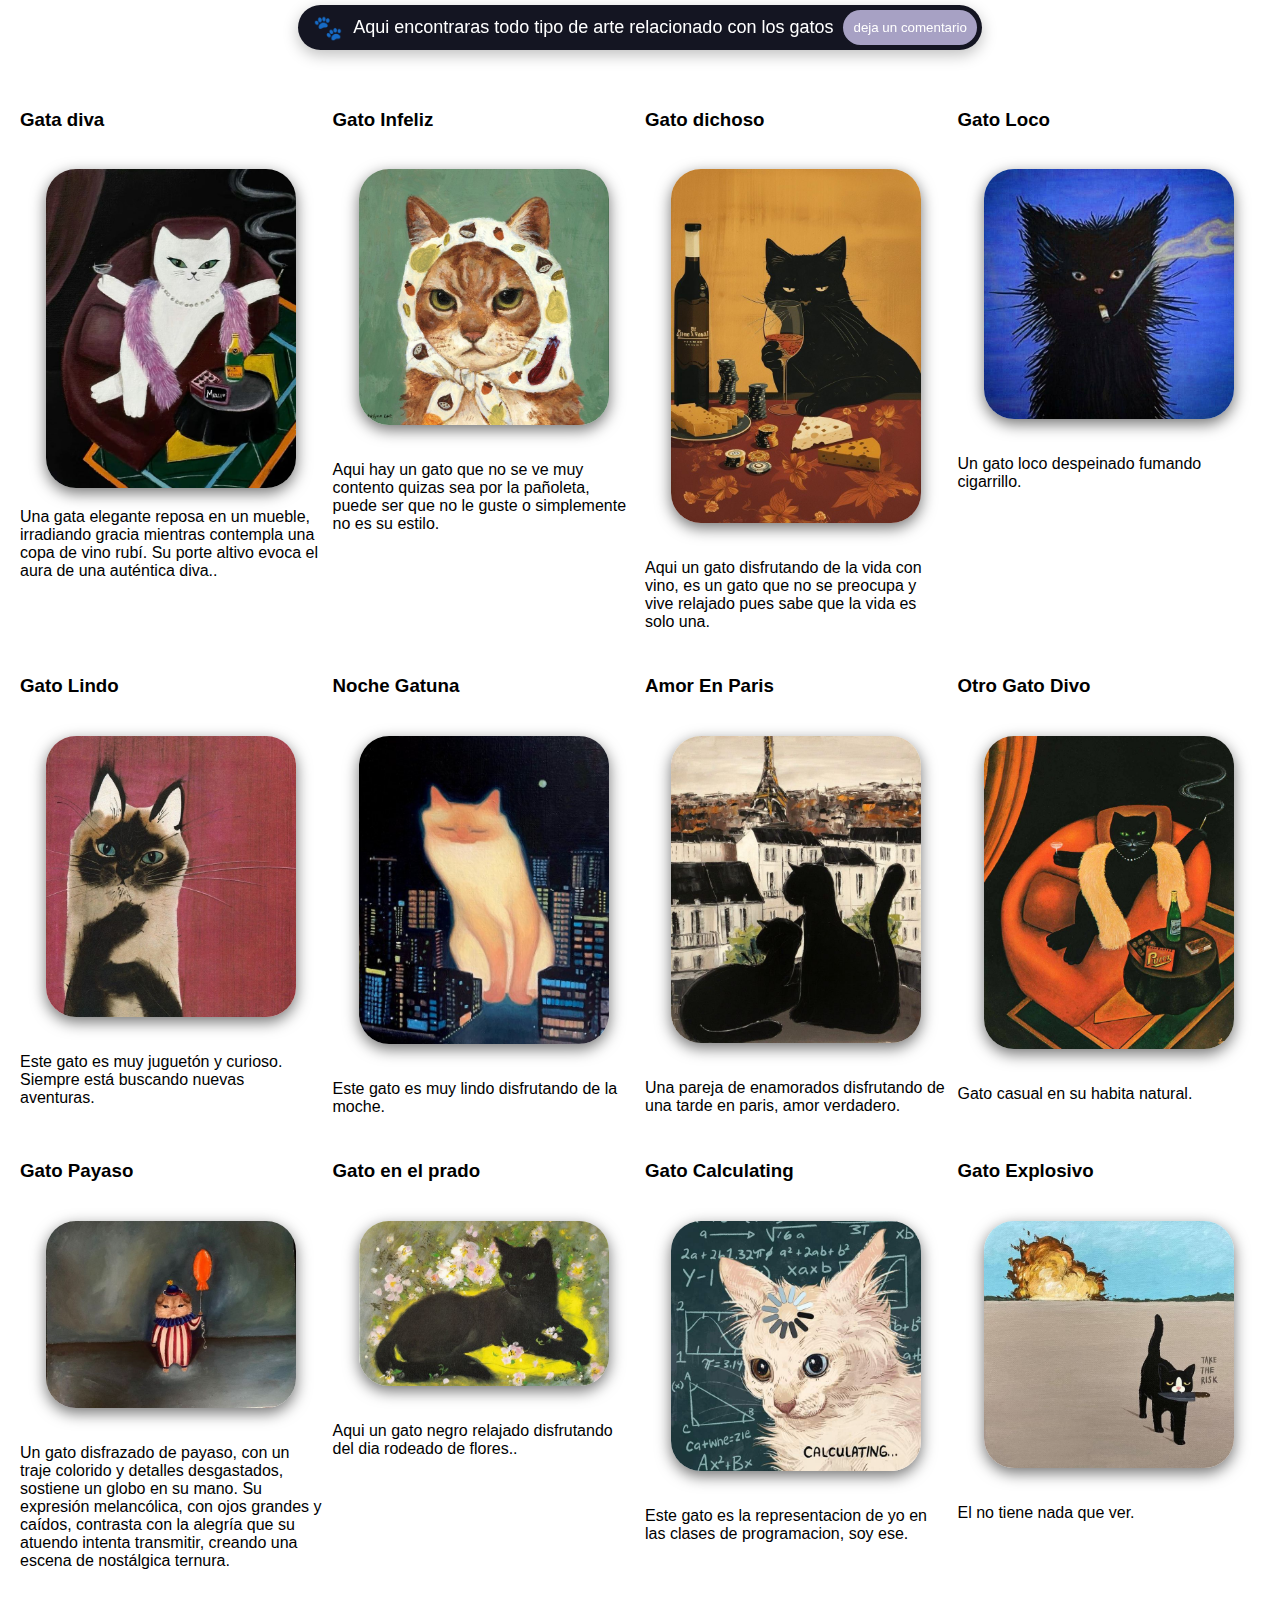
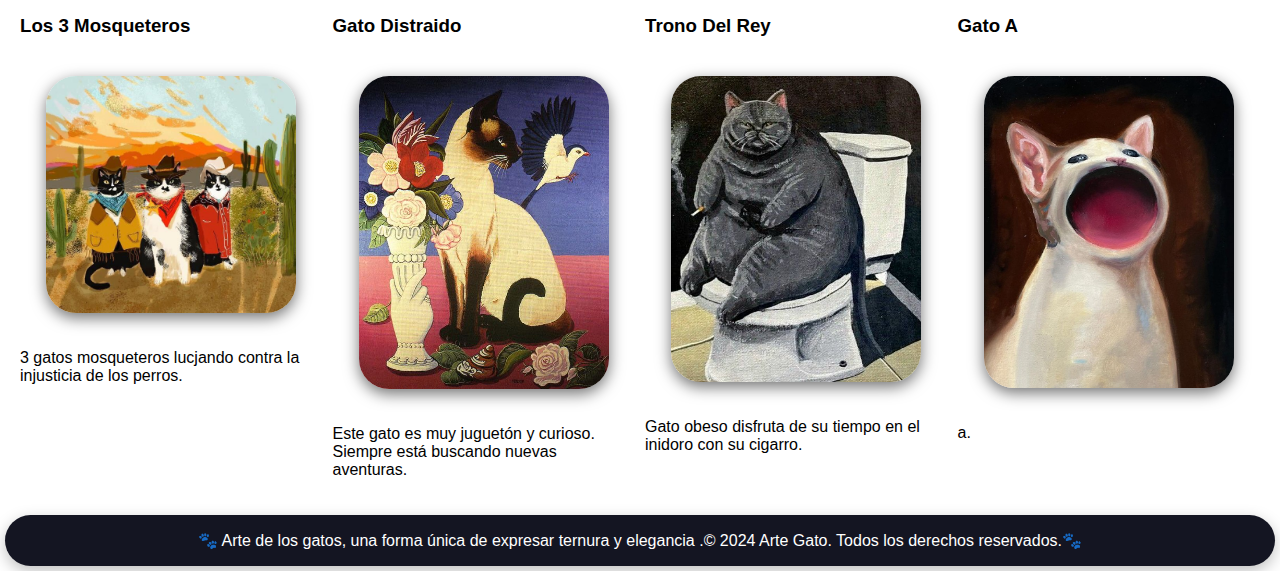
<file: index.html>
<!DOCTYPE html>
<html lang="es">

<head>
  <meta charset="UTF-8">
  <meta name="viewport" content="width=device-width, initial-scale=1.0">
  <title>Galeria de gatos</title>
  <link rel="stylesheet" href="./css/style.css">
</head>

<body>
  <header>
    <div class="menu">
      <div class="left">
        <span class="icon">🐾</span>
        <span class="text">Aqui encontraras todo tipo de arte relacionado con los gatos</span>
      </div>
      <div class="right">
        <a href="./pages/coments.html"><button class="coments">deja un comentario</button></a>
      </div>
    </div>
  </header>

  <div class="gallery">

    <div class="card">
      <div class="card-body">
        <h3 class="card-title">Gata diva</h3>
        <div class="img-container">
          <img class="cat-img" src="./assets/cat-2.jpg" alt="">
        </div>Una gata elegante reposa en un mueble, irradiando gracia mientras contempla una copa de vino rubí. Su
        porte altivo evoca el aura de una auténtica diva..</p>
      </div>
    </div>

    <div class="card">
      <div class="card-body">
        <h3 class="card-title">Gato Infeliz</h3>
        <div class="img-container">
          <img class="cat-img" src="./assets/cat-3.jpg" alt="">
        </div>
        <p class="card-text">Aqui hay un gato que no se ve muy contento quizas sea por la pañoleta, puede ser que no le
          guste o simplemente no es su estilo.</p>
      </div>
    </div>

    <div class="card">
      <div class="card-body">
        <h3 class="card-title">Gato dichoso</h3>
        <div class="img-container">
          <img class="cat-img" src="./assets/cat-4.jpg" alt="">
        </div>
        <p class="card-text">Aqui un gato disfrutando de la vida con vino, es un gato que no se preocupa y vive relajado
          pues sabe que la vida es solo una.</p>
      </div>
    </div>

    <div class="card">
      <div class="card-body">
        <h3 class="card-title">Gato Loco</h3>
        <div class="img-container">
          <img class="cat-img" src="./assets/cat-5.jpg" alt="">
        </div>
        <p class="card-text">Un gato loco despeinado fumando cigarrillo.</p>
      </div>
    </div>

    <div class="card">
      <div class="card-body">
        <h3 class="card-title">Gato Lindo</h3>
        <div class="img-container">
          <img class="cat-img" src="./assets/cat-14.jpg" alt="">
        </div>
        <p class="card-text">Este gato es muy juguetón y curioso. Siempre está buscando nuevas aventuras.</p>
      </div>
    </div>

    <div class="card">
      <div class="card-body">
        <h3 class="card-title">Noche Gatuna</h3>
        <div class="img-container">
          <img class="cat-img" src="./assets/cat-8.jpg" alt="">
        </div>
        <p class="card-text">Este gato es muy lindo disfrutando de la moche.</p>
      </div>
    </div>

    <div class="card">
      <div class="card-body">
        <h3 class="card-title">Amor En Paris</h3>
        <div class="img-container">
          <img class="cat-img" src="./assets/cat-9.jpg" alt="">
        </div>
        <p class="card-text">Una pareja de enamorados disfrutando de una tarde en paris, amor verdadero.</p>
      </div>
    </div>

    <div class="card">
      <div class="card-body">
        <h3 class="card-title">Otro Gato Divo</h3>
        <div class="img-container">
          <img class="cat-img" src="./assets/cat-10.jpg" alt="">
        </div>
        <p class="card-text">Gato casual en su habita natural.</p>
      </div>
    </div>

    <div class="card">
      <div class="card-body">
        <h3 class="card-title">Gato Payaso</h3>
        <div class="img-container">
          <img class="cat-img" src="./assets/cat-6.jpg" alt="">
        </div>
        <p class="card-text">Un gato disfrazado de payaso, con un traje colorido y detalles desgastados, sostiene un
          globo en su mano. Su expresión melancólica, con ojos grandes y caídos, contrasta con la alegría que su atuendo
          intenta transmitir, creando una escena de nostálgica ternura.</p>
      </div>
    </div>

    <div class="card">
      <div class="card-body">
        <h3 class="card-title">Gato en el prado</h3>
        <div class="img-container">
          <img class="cat-img" src="./assets/cat-1.jpg" alt="">
        </div>
        <p class="card-text">Aqui un gato negro relajado disfrutando del dia rodeado de flores..</p>
      </div>
    </div>

    <div class="card">
      <div class="card-body">
        <h3 class="card-title">Gato Calculating</h3>
        <div class="img-container">
          <img class="cat-img" src="./assets/cat-11.jpg" alt="">
        </div>
        <p class="card-text">Este gato es la representacion de yo en las clases de programacion, soy ese.</p>
      </div>
    </div>

    <div class="card">
      <div class="card-body">
        <h3 class="card-title">Gato Explosivo</h3>
        <div class="img-container">
          <img class="cat-img" src="./assets/cat-7.jpg" alt="">
        </div>
        <p class="card-text">El no tiene nada que ver.</p>
      </div>
    </div>

    <div class="card">
      <div class="card-body">
        <h3 class="card-title">Los 3 Mosqueteros</h3>
        <div class="img-container">
          <img class="cat-img" src="./assets/cat-12.jpg" alt="">
        </div>
        <p class="card-text">3 gatos mosqueteros lucjando contra la injusticia de los perros.</p>
      </div>
    </div>

    <div class="card">
      <div class="card-body">
        <h3 class="card-title">Gato Distraido</h3>
        <div class="img-container">
          <img class="cat-img" src="./assets/cat-13.jpg" alt="">
        </div>
        <p class="card-text">Este gato es muy juguetón y curioso. Siempre está buscando nuevas aventuras.</p>
      </div>
    </div>

    <div class="card">
      <div class="card-body">
        <h3 class="card-title">Trono Del Rey</h3>
        <div class="img-container">
          <img class="cat-img" src="./assets/cat-15.jpg" alt="">
        </div>
        <p class="card-text">Gato obeso disfruta de su tiempo en el inidoro con su cigarro.</p>
      </div>
    </div>

    <div class="card">
      <div class="card-body">
        <h3 class="card-title">Gato A</h3>
        <div class="img-container">
          <img class="cat-img" src="./assets/cat-16.jpg" alt="">
        </div>
        <p class="card-text">a.</p>
      </div>
    </div>
  </div>

  <footer>
    <div class="footer-content">
      <p>🐾 Arte de los gatos, una forma única de expresar ternura y elegancia . </p>
      <p> &copy; 2024 Arte Gato. Todos los derechos reservados.🐾</p>
    </div>
  </footer>

</body>

</html>
</file>
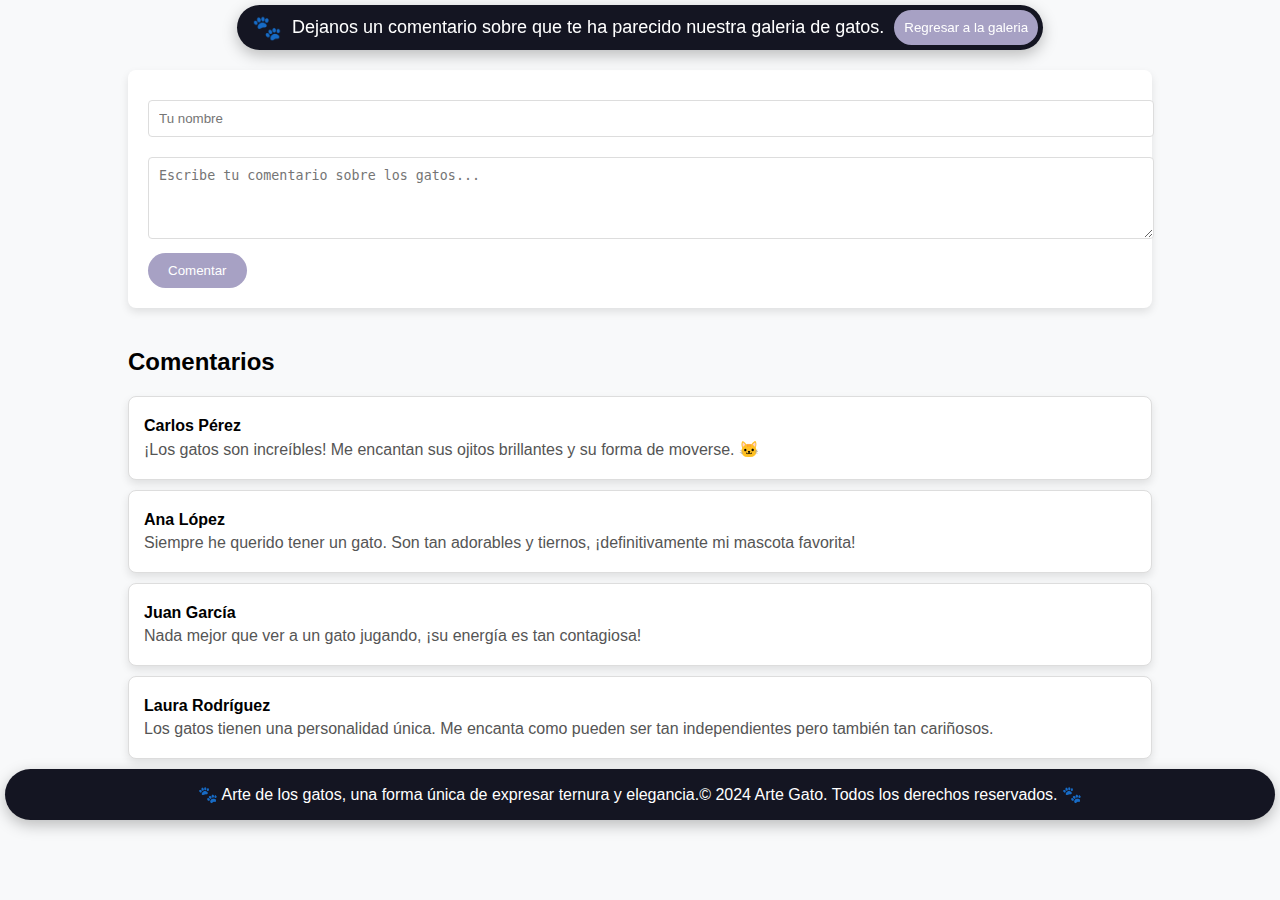
<file: pages/coments.html>
<!DOCTYPE html>
<html lang="es">

<head>
  <meta charset="UTF-8">
  <meta name="viewport" content="width=device-width, initial-scale=1.0">
  <title>Comentarios</title>
  <link rel="stylesheet" href="../css/coments.css">
</head>

<body>
  <header>
    <div class="menu">
      <div class="left">
        <span class="icon">🐾</span>
        <span class="text">Dejanos un comentario sobre que te ha parecido nuestra galeria de gatos.</span>
      </div>
      <div class="right">
        <a href="../index.html"><button class="coments">Regresar a la galeria</button></a>
      </div>
    </div>
  </header>

  <div class="container">
    <!-- Caja para agregar comentario -->
    <div class="comment-box">
      <input type="text" id="author" placeholder="Tu nombre">
      <textarea id="message" rows="4" placeholder="Escribe tu comentario sobre los gatos..."></textarea>
      <button onclick="addComment()">Comentar</button>
    </div>

    <!-- Sección de comentarios ficticios -->
    <div class="comments-section">
      <h2>Comentarios</h2>

      <!-- Comentarios ficticios -->
      <div class="comment">
        <p class="author">Carlos Pérez</p>
        <p class="message">¡Los gatos son increíbles! Me encantan sus ojitos brillantes y su forma de moverse. 🐱</p>
      </div>

      <div class="comment">
        <p class="author">Ana López</p>
        <p class="message">Siempre he querido tener un gato. Son tan adorables y tiernos, ¡definitivamente mi mascota
          favorita!</p>
      </div>

      <div class="comment">
        <p class="author">Juan García</p>
        <p class="message">Nada mejor que ver a un gato jugando, ¡su energía es tan contagiosa!</p>
      </div>

      <div class="comment">
        <p class="author">Laura Rodríguez</p>
        <p class="message">Los gatos tienen una personalidad única. Me encanta como pueden ser tan independientes pero
          también tan cariñosos.</p>
      </div>
    </div>
  </div>

  <footer>
    <div class="footer-content">
      <p>🐾 Arte de los gatos, una forma única de expresar ternura y elegancia. </p>
      <p> &copy; 2024 Arte Gato. Todos los derechos reservados. 🐾</p>
    </div>
  </footer>

</body>

</html>
</file>
<file: css/style.css>
body {
  font-family: Arial, sans-serif;
  margin: 0;
  padding: 0;
}

header {
  display: flex;
  justify-content: center; /* Centrar horizontalmente */
  align-items: center; /* Centrar verticalmente */
  position: fixed;
  top: 0;
  left: 0;
  width: 100%; /* Asegura que ocupe todo el ancho de la ventana */
  height: 55px; /* Ajusta la altura del header */
  color: white;
  z-index: 1000; /* Asegura que el header esté por encima de otros elementos */
}

.menu {
  display: flex;
  justify-content: center;
  align-items: center;
  padding: 5px 5px;
  background: rgb(20, 21, 34);
  width: auto;
  border-radius: 50px;
  box-shadow: 0px 5px 15px rgb(0, 0, 0, 0.25) ;
}

.left {
  display: flex;
  align-items: center;
  padding: 0 10px;
}

.icon {
  font-size: 24px;
  margin-right: 10px;
}

.text {
  font-size: 18px;
}

.right {
  display: flex;
}

.coments {
  padding: 10px 10px;
  background-color: #a7a1c4;
  color: white;
  border: none;
  border-radius: 20px;
  cursor: pointer;
  text-decoration: none;
}

.gallery {
  display: grid;
  grid-template-columns: repeat(4, 1fr);
  gap: 10px;
  margin: 20px;
  padding-top: 70px;
}

.img-container{
  padding: 20px;
  display: flex;
  justify-content: center;
  transition: transform 0.3s ease-in-out;
}

.img-container:hover {
  transform: scale(1.1); /* Efecto de zoom al pasar el mouse */
}

.cat-img {
  width: 250px;
  border-radius: 30px;
  box-shadow: 0px 5px 15px rgb(0, 0, 0, 0.55);
}

.footer-content{
  display: flex;
  justify-content: center;
  align-items: center;
  margin: 5px;
  background: rgb(20, 21, 34);
  border-radius: 50px;
  box-shadow: 0px 5px 15px rgb(0, 0, 0, 0.25) ;
  color: rgb(255, 255, 255);
}

@media (max-width: 1024px) {
  .menu {
    padding: 5px 10px;
  }

  .menu .text {
    font-size: 0.9rem;
  }

  .coments {
    font-size: 0.8rem;
    padding: 5px 10px;
  }

  .gallery {
    grid-template-columns: repeat(2, 1fr);
    gap: 15px;
  }

  footer {
    padding: 5px 10px;
    font-size: 0.8rem;
  }
}

@media (max-width: 768px) {
  .menu {
    padding: 5px;
    margin: 0 5px; /* Margen lateral de 5px */
  }

  .menu .icon {
    font-size: 1.2rem; /* Reduce el tamaño del ícono */
  }

  .menu .text {
    font-size: 0.8rem;
    max-width: 60%; /* Limita el ancho del texto */
  }

  .coments {
    font-size: 0.7rem;
    padding: 4px 8px;
  }

  .gallery {
    grid-template-columns: 1fr;
    gap: 10px;
  }

  footer {
    flex-direction: column; /* Contenido en columna */
    justify-content: center;
    font-size: 0.7rem;
    padding: 10px 5px; /* Espaciado compacto */
    gap: 10px; /* Espaciado entre los elementos */
  }

  .footer-content {
    flex-direction: column; /* Coloca los elementos uno debajo del otro */
    text-align: center; /* Centra el texto */
    gap: 5px; /* Espaciado entre los párrafos */
  }
}
</file>
<file: css/coments.css>
body {
  font-family: Arial, sans-serif;
  background-color: #f8f9fa;
  margin: 0;
  padding-top: 70px;
}

header {
  display: flex;
  justify-content: center; /* Centrar horizontalmente */
  align-items: center; /* Centrar verticalmente */
  position: fixed;
  top: 0;
  left: 0;
  width: 100%; /* Asegura que ocupe todo el ancho de la ventana */
  height: 55px; /* Ajusta la altura del header */
  color: white;
  z-index: 1000; /* Asegura que el header esté por encima de otros elementos */
}

.menu {
  display: flex;
  justify-content: center;
  align-items: center;
  padding: 5px 5px;
  background: rgb(20, 21, 34);
  width: auto;
  border-radius: 50px;
  box-shadow: 0px 5px 15px rgb(0, 0, 0, 0.25) ;
}

.left {
  display: flex;
  align-items: center;
  padding: 0 10px;
}

.icon {
  font-size: 24px;
  margin-right: 10px;
}

.text {
  font-size: 18px;
}

.right {
  display: flex;
}

.coments {
  padding: 10px 10px;
  background-color: #a7a1c4;
  color: white;
  border: none;
  border-radius: 20px;
  cursor: pointer;
  text-decoration: none;
}

.container {
  width: 80%;
  margin: 0 auto;
}

h1 {
  text-align: center;
  color: #333;
}

.comment-box {
  background-color: white;
  border-radius: 8px;
  padding: 20px;
  margin-bottom: 20px;
  box-shadow: 0 4px 8px rgba(0, 0, 0, 0.1);
}

.comment-box input,
.comment-box textarea {
  width: 100%;
  padding: 10px;
  margin: 10px 0;
  border: 1px solid #ddd;
  border-radius: 4px;
}

.comment-box button {
  background-color: #a7a1c4;
  color: white;
  padding: 10px 20px;
  border: none;
  border-radius: 50px;
  cursor: pointer;
}

.comment-box button:hover {
  background-color: #a7a1c4;
}

.comments-section {
  margin-top: 40px;
}

.comment {
  background-color: #fff;
  border: 1px solid #ddd;
  border-radius: 8px;
  padding: 15px;
  margin-bottom: 10px;
  box-shadow: 0 4px 8px rgba(0, 0, 0, 0.1);
}

.comment p {
  margin: 5px 0;
}

.comment .author {
  font-weight: bold;
}

.comment .message {
  color: #555;
}

.footer-content{
  display: flex;
  justify-content: center;
  align-items: center;
  margin: 5px;
  background: rgb(20, 21, 34);
  border-radius: 50px;
  box-shadow: 0px 5px 15px rgb(0, 0, 0, 0.25) ;
  color: rgb(255, 255, 255);
}

@media (max-width: 1024px) {
  .menu {
    padding: 5px 10px;
  }

  .menu .text {
    font-size: 0.9rem;
  }

  .coments {
    font-size: 0.8rem;
    padding: 5px 10px;
  }

  footer {
    padding: 5px 10px;
    font-size: 0.8rem;
  }
}

@media (max-width: 768px) {
  .menu {
    padding: 5px;
    margin: 0 5px; /* Margen lateral de 5px */
  }

  .menu .icon {
    font-size: 1.2rem; /* Reduce el tamaño del ícono */
  }

  .menu .text {
    font-size: 0.8rem;
    max-width: 60%; /* Limita el ancho del texto */
  }

  .coments {
    font-size: 0.7rem;
    padding: 4px 8px;
  }
  
  footer {
    flex-direction: column; /* Contenido en columna */
    justify-content: center;
    font-size: 0.7rem;
    padding: 10px 5px; /* Espaciado compacto */
    gap: 10px; /* Espaciado entre los elementos */
  }

  .footer-content {
    flex-direction: column; /* Coloca los elementos uno debajo del otro */
    text-align: center; /* Centra el texto */
    gap: 5px; /* Espaciado entre los párrafos */
  }
}
</file>
